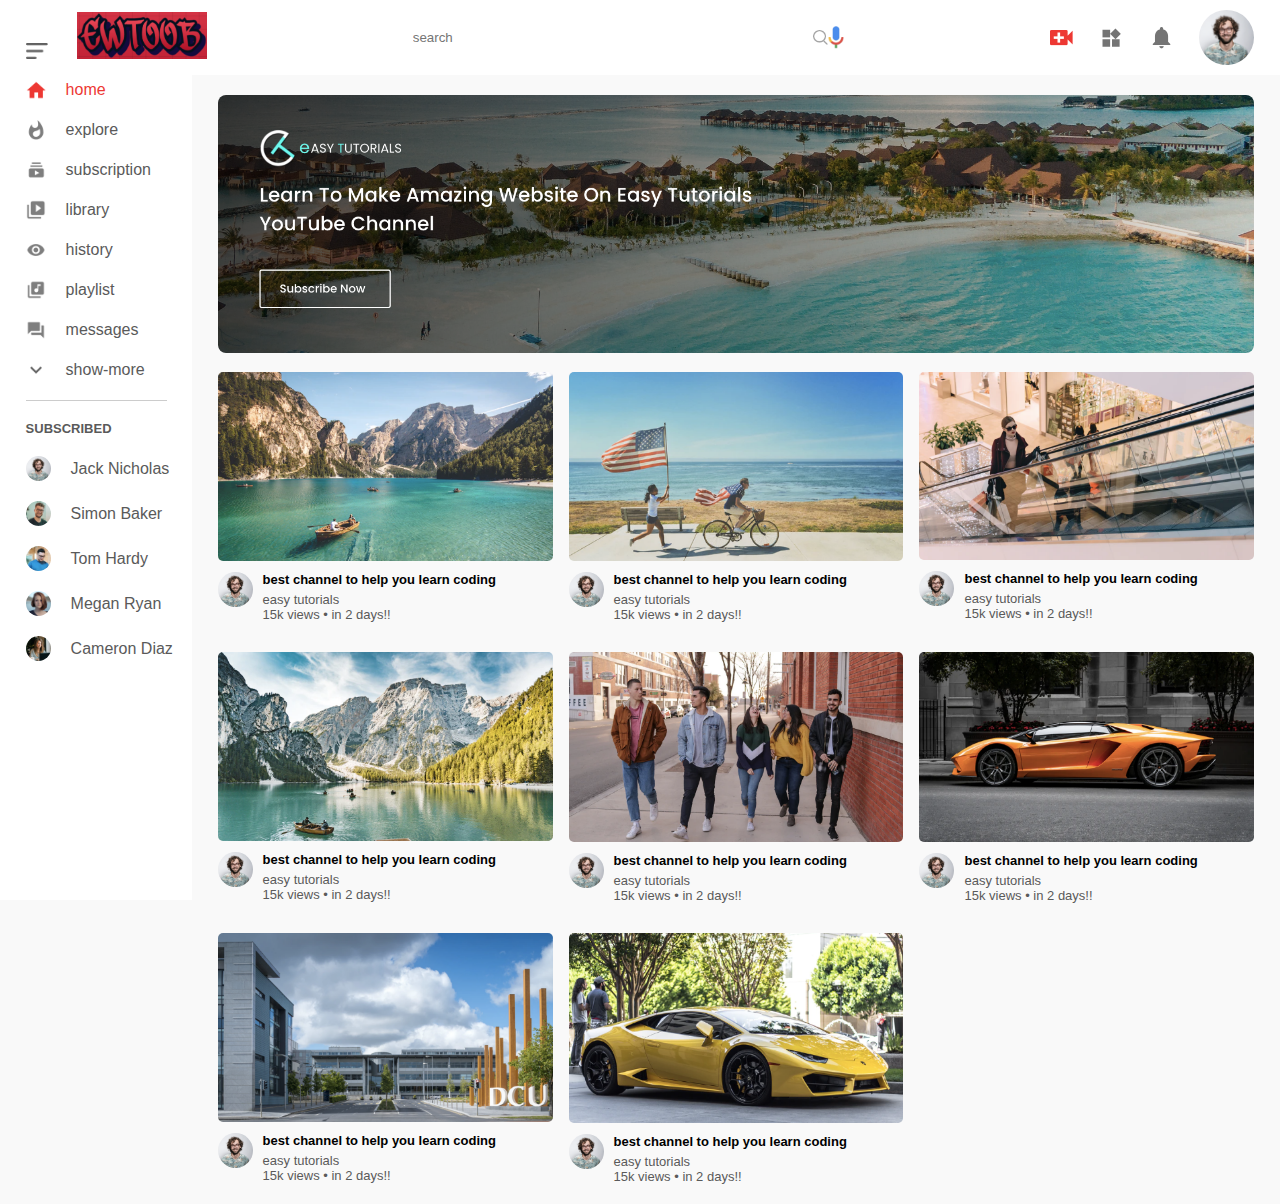
<file: index.html>
<!DOCTYPE html>
<html lang="en">
<head>
    <meta charset="UTF-8">
    <meta name="viewport" content="width=device-width, initial-scale=1.0">
    <title>ewtoob</title>
    <link rel="stylesheet" href="style.css">
</head>
<body>
    
    <nav class="flex-div">
        <div class="nav-left">
            <img src="images/menu.png" class="menu-icon">
            <img src="images/logo.png" class="logo">
        </div>
        <div class="nav-middle flex-div">
             <div class="search-box flex-div">
                <input type="text" placeholder="search">
                <img src="images/search.png" >
             </div>
             <img src="images/voice-search.png" class="mic-icon">
        </div>
        <div class="nav-right flex-div">
            <img src="images/upload.png">
            <img src="images/more.png">
            <img src="images/notification.png">
            <img src="images/Jack.png" class="user-icon">
        </div>
    </nav>
    <!---- ---------------------sidebar-------------  -->
     <div class="sidebar">
        <div class="shortcut-links">
            <a href=""><img src="images/home.png"><p>home</p></a>
            <a href=""><img src="images/explore.png"><p>explore</p></a>
            <a href=""><img src="images/subscriprion.png"><p>subscription</p></a>
            <a href=""><img src="images/library.png"><p>library</p></a>
            <a href=""><img src="images/history.png"><p>history</p></a>
            <a href=""><img src="images/playlist.png"><p>playlist</p></a>
            <a href=""><img src="images/messages.png"><p>messages</p></a>
            <a href=""><img src="images/show-more.png"><p>show-more</p></a>
            <hr>
        </div>
        <div class="subscribed-list">
            <h3>SUBSCRIBED</h3>
            <a href=""><img src="images/Jack.png"><p>Jack Nicholas</p></a>
            <a href=""><img src="images/simon.png"><p>Simon Baker</p></a>
            <a href=""><img src="images/tom.png"><p>Tom Hardy</p></a>
            <a href=""><img src="images/megan.png"><p>Megan Ryan</p></a>
            <a href=""><img src="images/cameron.png"><p>Cameron Diaz</p></a>
        </div>
     </div>


<!-- ------main ----------- -->

<div class="container">
    <div class="banner">
        <img src="images/banner.png">
    </div>
    <div class="list-container">
        <div class="vid-list">
            <a href="play-video.html"> <img src="images/thumbnail1.png" class="thumbnail"> </a>
            <div class="flex-div">
                <img src="images/Jack.png">
                <div class="vid-info">
                    <a href="play-video.html">best channel to help you learn coding</a>
                    <p>easy tutorials</p>
                    <p>15k views &bull; in 2 days!!</p>
                </div>
            </div>
        </div>
        <div class="vid-list">
            <a href=""> <img src="images/thumbnail2.png" class="thumbnail"> </a>
            <div class="flex-div">
                <img src="images/Jack.png">
                <div class="vid-info">
                    <a href="">best channel to help you learn coding</a>
                    <p>easy tutorials</p>
                    <p>15k views &bull; in 2 days!!</p>
                </div>
            </div>
        </div><div class="vid-list">
            <a href=""> <img src="images/thumbnail3.png" class="thumbnail"> </a>
            <div class="flex-div">
                <img src="images/Jack.png">
                <div class="vid-info">
                    <a href="">best channel to help you learn coding</a>
                    <p>easy tutorials</p>
                    <p>15k views &bull; in 2 days!!</p>
                </div>
            </div>
        </div><div class="vid-list">
            <a href=""> <img src="images/thumbnail4.png" class="thumbnail"> </a>
            <div class="flex-div">
                <img src="images/Jack.png">
                <div class="vid-info">
                    <a href="">best channel to help you learn coding</a>
                    <p>easy tutorials</p>
                    <p>15k views &bull; in 2 days!!</p>
                </div>
            </div>
        </div><div class="vid-list">
            <a href=""> <img src="images/thumbnail5.png" class="thumbnail"> </a>
            <div class="flex-div">
                <img src="images/Jack.png">
                <div class="vid-info">
                    <a href="">best channel to help you learn coding</a>
                    <p>easy tutorials</p>
                    <p>15k views &bull; in 2 days!!</p>
                </div>
            </div>
        </div><div class="vid-list">
            <a href=""> <img src="images/thumbnail6.png" class="thumbnail"> </a>
            <div class="flex-div">
                <img src="images/Jack.png">
                <div class="vid-info">
                    <a href="">best channel to help you learn coding</a>
                    <p>easy tutorials</p>
                    <p>15k views &bull; in 2 days!!</p>
                </div>
            </div>
        </div>
        <div class="vid-list">
            <a href=""> <img src="images/thumbnail7.png" class="thumbnail"> </a>
            <div class="flex-div">
                <img src="images/Jack.png">
                <div class="vid-info">
                    <a href="">best channel to help you learn coding</a>
                    <p>easy tutorials</p>
                    <p>15k views &bull; in 2 days!!</p>
                </div>
            </div>
        </div><div class="vid-list">
            <a href=""> <img src="images/thumbnail8.png" class="thumbnail"> </a>
            <div class="flex-div">
                <img src="images/Jack.png">
                <div class="vid-info">
                    <a href="">best channel to help you learn coding</a>
                    <p>easy tutorials</p>
                    <p>15k views &bull; in 2 days!!</p>
                </div>
            </div>
        </div>
    </div>
</div>


<script src="script.js"></script>
</body>
</html>
</file>
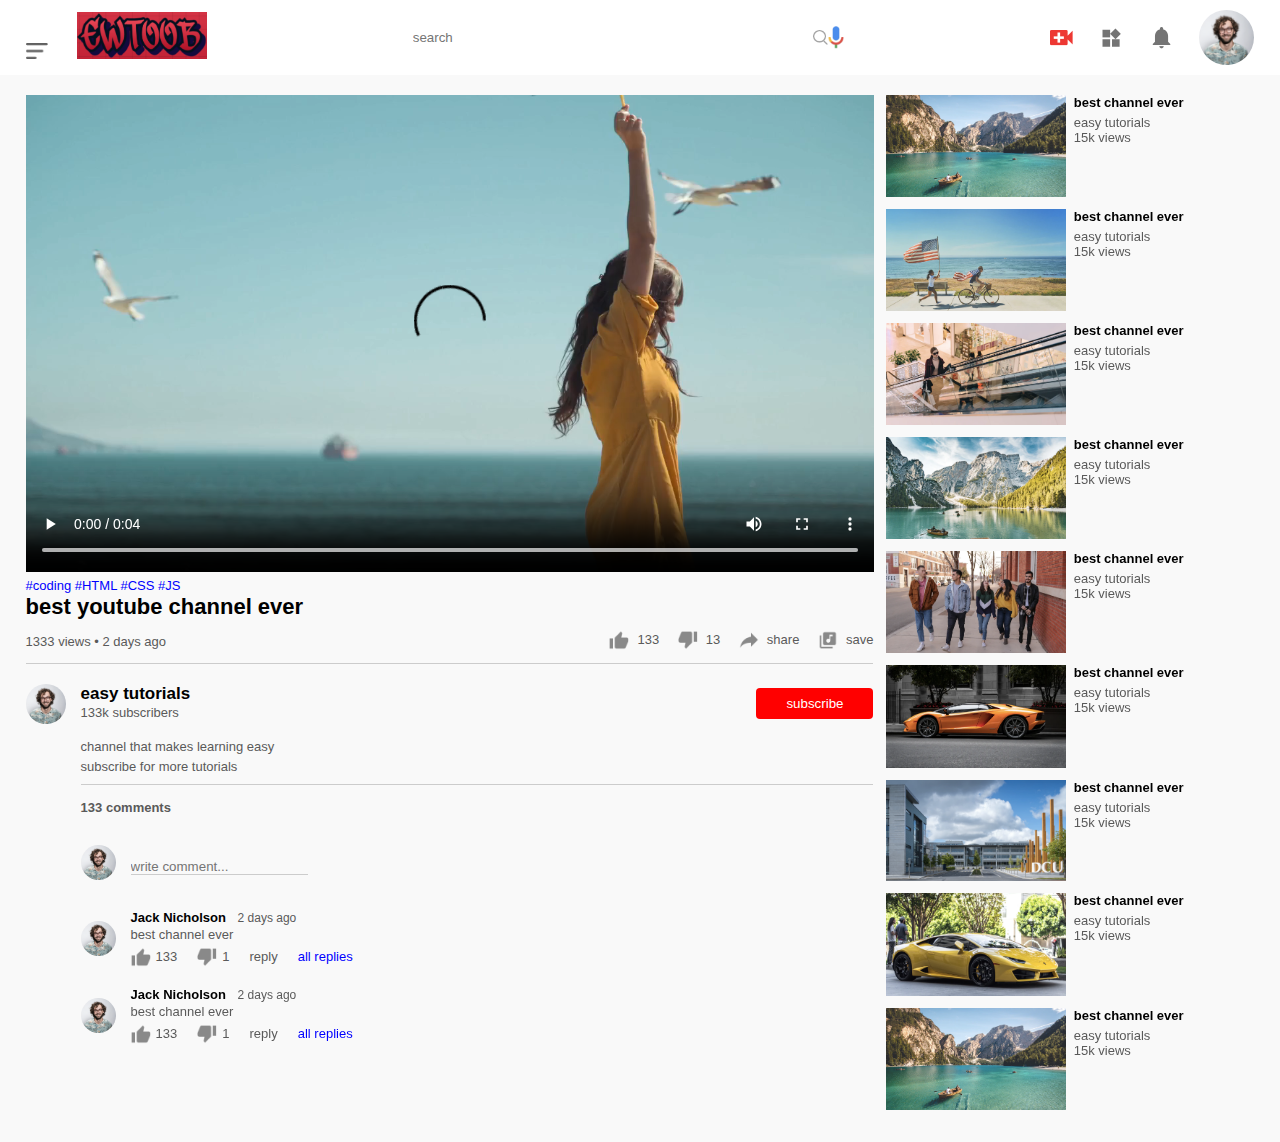
<file: play-video.html>
<!DOCTYPE html>
<html lang="en">
<head>
    <meta charset="UTF-8">
    <meta name="viewport" content="width=device-width, initial-scale=1.0">
    <title>play video</title>
    <link rel="stylesheet" href="style.css">
</head>
<body>
    
    <nav class="flex-div">
        <div class="nav-left">
            <img src="images/menu.png" class="menu-icon">
            <img src="images/logo.png" class="logo">
        </div>
        <div class="nav-middle flex-div">
             <div class="search-box flex-div">
                <input type="text" placeholder="search">
                <img src="images/search.png" >
             </div>
             <img src="images/voice-search.png" class="mic-icon">
        </div>
        <div class="nav-right flex-div">
            <img src="images/upload.png">
            <img src="images/more.png">
            <img src="images/notification.png">
            <img src="images/Jack.png" class="user-icon">
        </div>
    </nav>
<div class="container play-container">
    <div class="row">
        <div class="play-video">
            <video controls autoplay>
                <source src="images/video.mp4" type="video/mp4">
            </video>
            <div class="tags">
                <a href="">#coding </a><a href="">#HTML </a><a href="">#CSS </a><a href="">#JS </a>
            </div>
            <h3>best youtube channel ever</h3>
            <div class="play-video-info">
                <p>1333 views &bull; 2 days ago</p>
                <div>
                    <a href=""><img src="images/like.png">133</a>
                    <a href=""><img src="images/dislike.png">13</a>
                    <a href=""><img src="images/share.png">share</a>
                    <a href=""><img src="images/save.png">save</a>
                </div>
            </div>
            <hr>
            <div class="publisher">
                <img src="images/Jack.png">
                <div>
                    <p>easy tutorials</p>
                    <span>133k subscribers</span>
                </div>
                <button>subscribe</button>
            </div>    
            <div class="vid-description">
                <p>channel that makes learning easy</p>
                <p>subscribe for more tutorials</p>
                <hr>
                <h4>133 comments</h4>

                <div class="add-comment">
                    <img src="images/Jack.png">
                    <input type="text" placeholder="write comment...">
                </div>
                <div class="old-comment">
                    <img src="images/Jack.png">
                    <div>
                        <h3>Jack Nicholson <span>2 days ago</span></h3>
                        <p>best channel ever</p>
                        <div class="acomment-action">
                            <img src="images/like.png">
                            <span>133</span>
                            <img src="images/dislike.png">
                            <span>1</span>
                            <span>reply</span>
                            <a href="">all replies</a>
                        </div>
                    </div>
                </div>
                <div class="old-comment">
                    <img src="images/Jack.png">
                    <div>
                        <h3>Jack Nicholson <span>2 days ago</span></h3>
                        <p>best channel ever</p>
                        <div class="acomment-action">
                            <img src="images/like.png">
                            <span>133</span>
                            <img src="images/dislike.png">
                            <span>1</span>
                            <span>reply</span>
                            <a href="">all replies</a>
                        </div>
                    </div>
                </div>

            </div>  
        </div>
        <div class="right-sidebar">
             <div class="side-video-list">
                <a href="" class="small-thumbnail"><img src="images/thumbnail1.png"></a>
                <div class="vid-info">
                    <a href="">best channel ever</a>
                    <p>easy tutorials</p>
                    <p>15k views</p>
                </div>
             </div>
             <div class="side-video-list">
                <a href="" class="small-thumbnail"><img src="images/thumbnail2.png"></a>
                <div class="vid-info">
                    <a href="">best channel ever</a>
                    <p>easy tutorials</p>
                    <p>15k views</p>
                </div>
             </div>
             <div class="side-video-list">
                <a href="" class="small-thumbnail"><img src="images/thumbnail3.png"></a>
                <div class="vid-info">
                    <a href="">best channel ever</a>
                    <p>easy tutorials</p>
                    <p>15k views</p>
                </div>
             </div>
             <div class="side-video-list">
                <a href="" class="small-thumbnail"><img src="images/thumbnail4.png"></a>
                <div class="vid-info">
                    <a href="">best channel ever</a>
                    <p>easy tutorials</p>
                    <p>15k views</p>
                </div>
             </div>
             <div class="side-video-list">
                <a href="" class="small-thumbnail"><img src="images/thumbnail5.png"></a>
                <div class="vid-info">
                    <a href="">best channel ever</a>
                    <p>easy tutorials</p>
                    <p>15k views</p>
                </div>
             </div>
             <div class="side-video-list">
                <a href="" class="small-thumbnail"><img src="images/thumbnail6.png"></a>
                <div class="vid-info">
                    <a href="">best channel ever</a>
                    <p>easy tutorials</p>
                    <p>15k views</p>
                </div>
             </div>
             <div class="side-video-list">
                <a href="" class="small-thumbnail"><img src="images/thumbnail7.png"></a>
                <div class="vid-info">
                    <a href="">best channel ever</a>
                    <p>easy tutorials</p>
                    <p>15k views</p>
                </div>
             </div>
             <div class="side-video-list">
                <a href="" class="small-thumbnail"><img src="images/thumbnail8.png"></a>
                <div class="vid-info">
                    <a href="">best channel ever</a>
                    <p>easy tutorials</p>
                    <p>15k views</p>
                </div>
             </div>
             <div class="side-video-list">
                <a href="" class="small-thumbnail"><img src="images/thumbnail1.png"></a>
                <div class="vid-info">
                    <a href="">best channel ever</a>
                    <p>easy tutorials</p>
                    <p>15k views</p>
                </div>
             </div>



        </div>
    </div>
</div>



</body>
</html>
</file>
<file: style.css>
*{
    margin: 0;
    padding: 0;
    font-family: 'poppins', sans-serif;
    box-sizing: border-box;
}
a{
    text-decoration: none;
    color: #5a5a5a;
}
img{
    cursor: pointer;
}
.flex-div{
    display: flex;
    align-items: center;
}
nav{
    padding: 10px 2%;
    justify-content: space-between;
    box-shadow: 0 0 10px rgba(0, 0, 0, 0,2);
    background: #fff;
    position: sticky;
    top: 0;
    z-index: 10;
}
.nav-right img{
    width: 25px;
    margin-right: 25px;

}
.nav-right .user-icon{
    width: 55px;
    border-radius: 50%;
    margin-right: 0;
}
.nav-left .menu-icon{
    width: 22px;
    margin-right: 25px;
}
.nav-left .logo{
    width: 130px;
}
.nav-middle .mic-icon{
    width: 16px;
}
.nav-middle .search-icon{
    border: 1px solid #ccc;
    margin-right: 15px;
    padding: 8px 12px;
    border-radius: 25px;
}
.nav-middle .search-box input{
    width: 400px;
    border: 0;
    outline: 0;
    background: transparent;
}    
.nav-middle .search-box img{
    width: 15px;
}

/*  -----------sidebar---------- */

.sidebar{
    background: #fff;
    width: 15%;
    height: 100vh;
    position: fixed;
    top: 0;
    padding-left: 2%;
    padding-top: 80px;
}
.shortcut-links a img{
    width: 20px;
    margin-right: 20px;
}
.shortcut-links a{
    display: flex;
    align-items: center;
    margin-bottom: 20px;
    width: fit-content;
    flex-wrap: wrap;
}
.shortcut-links a:first-child{
    color: #ed3833;
}
.sidebar hr{
    border: 0;
    height: 1px;
    background: #ccc;
    width: 85%;
}
.subscribed-list h3{
    font-size: 13px;
    margin: 20px 0;
    color: #5a5a5a;
}
.subscribed-list a{
    display: flex;
    align-items: center;
    margin-bottom: 20px;
    width: fit-content;
    flex-wrap: wrap;
}
.subscribed-list a img{
    width: 25px;
    border-radius: 50%;
    margin-right: 20px;

}
.small-sidebar{
    width: 5%;
}
.small-sidebar a p{
    display: none;
}
.small-sidebar h3{
    display: none;
}
.small-sidebar hr{
    width: 50%;
    margin-bottom: 25px;
}
/* --------------main------------------*/

.container{
    background: #f9f9f9;
    padding-left: 17%;
    padding-right: 2%;
    padding-top: 20px;
    padding-bottom: 20px;
}
.large-container{
    padding-left: 7%;
}


.banner{
    width: 100%;
}
.banner img{
    width: 100%;
    border-radius: 8px;
}
.list-container{
    display: grid;
    grid-template-columns: repeat(auto-fit, minmax(250px, 1fr));
    grid-column-gap: 16px;
    grid-row-gap: 30px;
    margin-top: 15px;
}
.vid-list .thumbnail{
    width: 100%;
    border-radius: 5px;
}
.vid-list .flex-div{
    align-items: flex-start;
    margin-top: 7px;
}
.vid-list .flex-div img{
    width: 35px;
    margin-right: 10px;
    border-radius: 50%;
}
.vid-info{
    color: #5a5a5a;
    font-size: 13px;
}
.vid-info a{
    color: #000;
    font-weight: 600;
    display: block;
    margin-bottom: 5px;
}

@media (max-width: 900px){
    .menu-icon{
        display: none;
    }
    .sidebar{
        display: none;
    }
    .container, .large-container{
        padding-left: 5%;
        padding-right: 5%;
    }
    .nav-right img{
        display: none;
    }
    .nav-right .user-icon{
        display: block;
        width: 30px;
    }
    .nav-middle .search-box input{
        width: 100px;
    }
    .nav-middle .mic-icon{
        display: none;
    }
    .logo{
        width: 90px;
    }
}

/* ------------------play video page ------------ */
.play-container{
    padding-left: 2%;
}
.row{
    display: flex;
    justify-content: space-between;
    flex-wrap: wrap;
}
.play-video{
    flex-basis: 69%;
}
.right-sidebar{
    flex-basis: 30%;
}
.play-video video{
    width: 100%;
}
.side-video-list{
    display: flex;
    justify-content: space-between;
    margin-bottom: 8px;
}
.side-video-list img{
    width: 100%;
}
.side-video-list .small-thumbnail{
    flex-basis: 49%;
}
.side-video-list .vid-info{
    flex-basis: 49%;
}
.play-video .tags a{
    color: #0000ff;
    font-size: 13px;
}
.play-video h3{
    font-weight: 600;
    font-size: 22px;
}
.play-video .play-video-info{
    display: flex;
    align-items: center;
    justify-content: space-between;
    flex-wrap: wrap;
    margin-top: 10px;
    font-size: 13px;
    color: #5a5a5a;
}
.play-video .play-video-info a img{
    width: 20px;
    margin-right: 8px;
}
.play-video .play-video-info a{
    display: inline-flex;
    align-items: center;
    margin-left: 15px;
}
.play-video hr{
    border: 0;
    height: 1px;
    background: #ccc;
    margin: 10px 0;
}
.publisher{
    display: flex;
    align-items: center;
    margin-top: 20px;
}
.publisher div{
    flex: 1;
    line-height: 18px;
}
.publisher img{
    width: 40px;
    border-radius: 50%;
    margin-right: 15px;
}
.publisher div p{
    color: #000;
    font-weight: 600;
    font-size: 17px;
}
.publisher div span{
    font-size: 13px;
    color: #5a5a5a;
}
.publisher button{
    background: red;
    color: #fff;
    padding: 8px 30px;
    border: 0;
    outline: 0;
    border-radius: 4px;
    cursor: pointer;
}
.vid-description{
    padding-left: 55px;
    margin: 15px 0;
}
.vid-description p{
    font-size: 13px;
    margin-bottom: 5px;
    color: #5a5a5a;
}
.vid-description h4{
    font-size: 13px;
    color: #5a5a5a;
    margin-top: 15px;
}
.add-comment{
    display: flex;
    align-items: center;
    margin: 30px 0;
}
.add-comment img{
    width: 35px;
    border-radius: 50px;
    margin-right: 15px;
}
.add-comment input{
    border: 0;
    outline: 0;
    border-bottom: 1px solid #ccc;
    padding-top: 10px;
    background: transparent;
}
.old-comment{
    display: flex;
    align-items: center;
    margin: 20px 0;
}
.old-comment img{
    width: 35px;
    border-radius: 50%;
    margin-right: 15px;
}
.old-comment h3{
    font-size: 13px;
    margin-bottom: 2px;
}
.old-comment h3 span{
    font-size: 12px;
    color: #5a5a5a;
    font-weight: 500;
    margin-left: 8px;
}
.old-comment .acomment-action{
    display: flex;
    align-items: center;
    margin: 0;
    font-size: 13px;
}
.old-comment .acomment-action img{
    border-radius: 0;
    width: 20px;
    margin-right: 5px;
}
.old-comment .acomment-action span{
    margin-right: 20px;
    color: #5a5a5a;
}
.old-comment .acomment-action a{
    color: #0000ff;
}

@media(max-width:900px){
    .play-video{
        flex-basis: 100%;
    }
    .right-sidebar{
        flex-basis: 100%;
    }
    .play-container{
        padding-left: 5%;
    }
    .vid-description{
        padding-left: 0;
    }
    .play-video .play-video-info a{
        margin-left: 0;
        margin-right: 15px;
        margin-top: 15px;
    }
}
</file>
